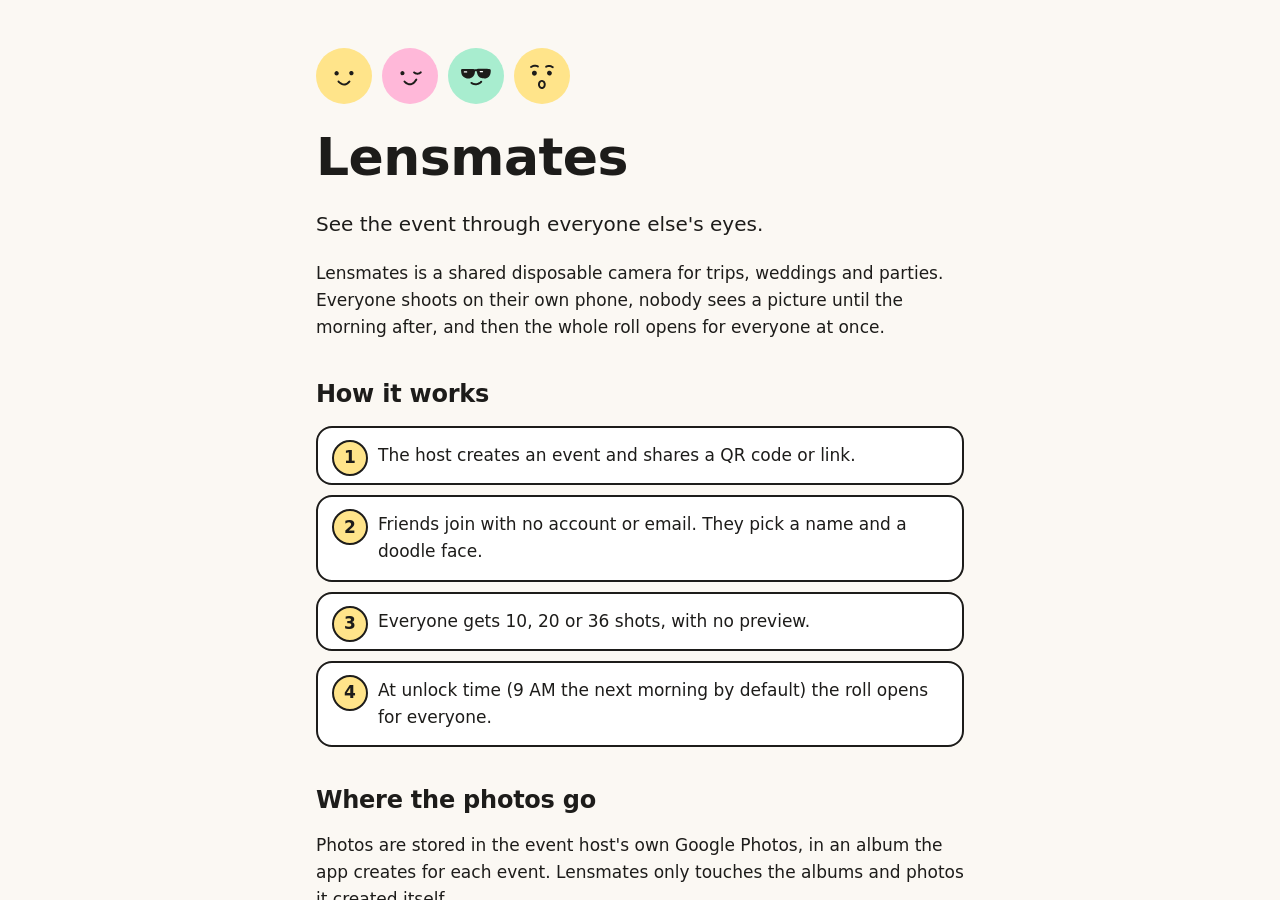
<file: index.html>
<!doctype html>
<html lang="en">
  <head>
    <meta charset="utf-8" />
    <meta name="viewport" content="width=device-width, initial-scale=1" />
    <title>Lensmates</title>
    <meta http-equiv="refresh" content="0; url=lensmates/" />
    <link rel="canonical" href="lensmates/" />
  </head>
  <body style="background: #fbf8f3; color: #1d1c1a; font-family: system-ui, sans-serif">
    <p><a href="lensmates/">Lensmates</a></p>
  </body>
</html>
</file>
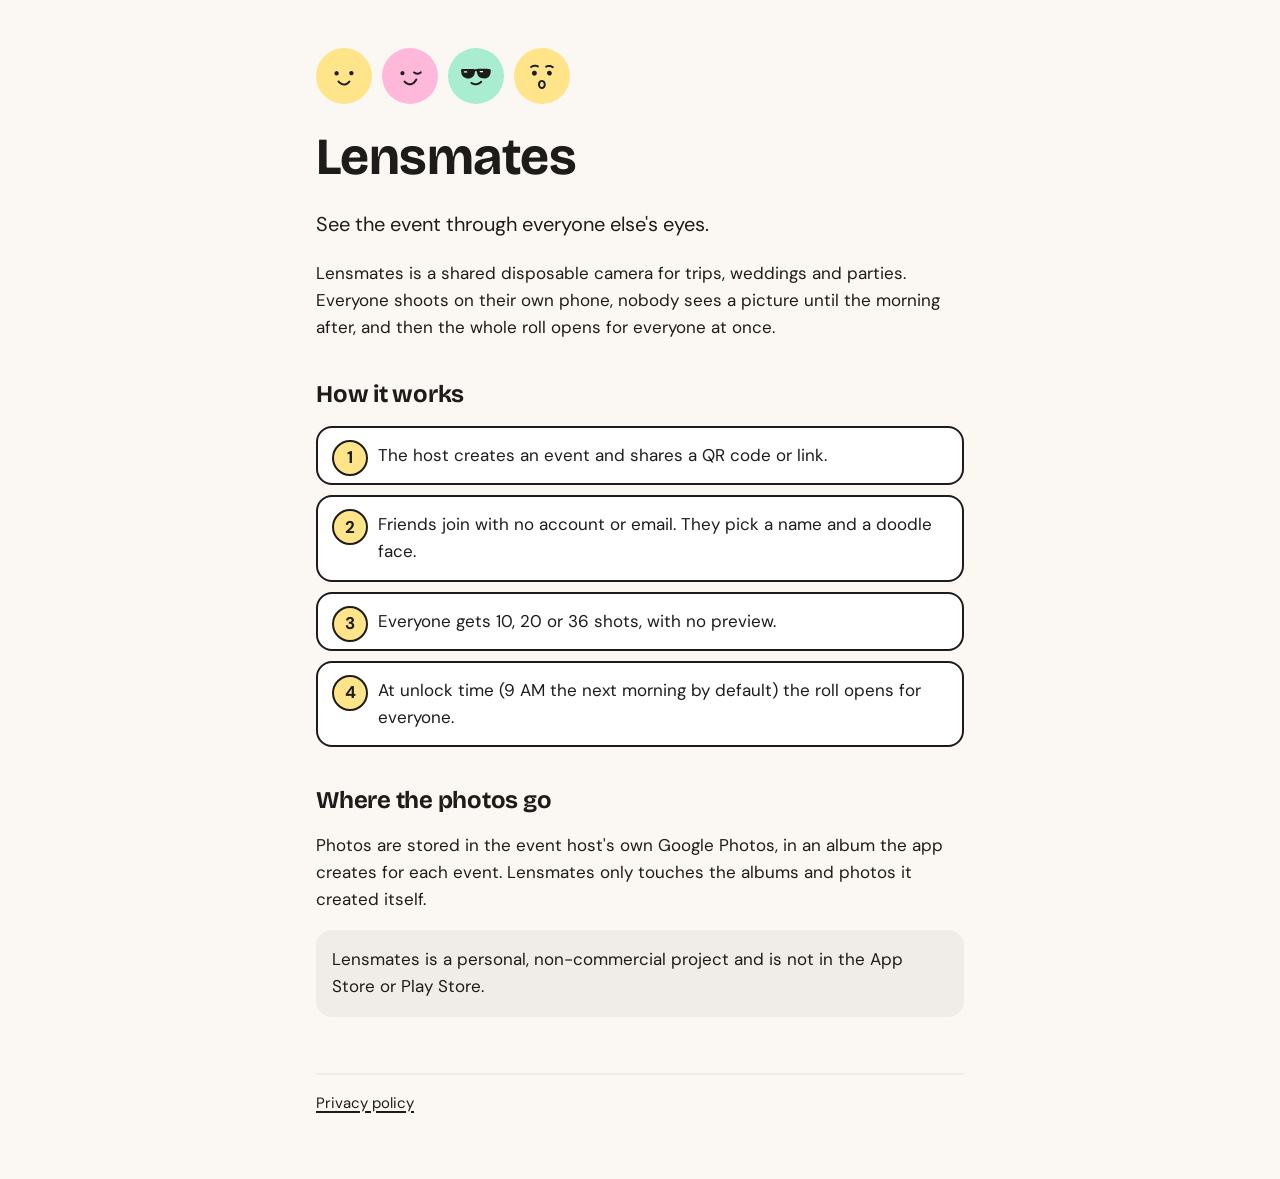
<file: lensmates/index.html>
<!doctype html>
<html lang="en">
  <head>
    <meta charset="utf-8" />
    <meta name="viewport" content="width=device-width, initial-scale=1" />
    <title>Lensmates</title>
    <meta
      name="description"
      content="A shared disposable camera for trips and events. See the event through everyone else's eyes."
    />
    <link rel="preconnect" href="https://fonts.googleapis.com" />
    <link rel="preconnect" href="https://fonts.gstatic.com" crossorigin />
    <link
      href="https://fonts.googleapis.com/css2?family=Bricolage+Grotesque:wght@700&family=DM+Sans:wght@400;700&display=swap"
      rel="stylesheet"
    />
    <link rel="stylesheet" href="style.css" />
  </head>
  <body>
    <main>
      <div class="faces" aria-hidden="true">
        <img src="faces/face-01-smile.svg" alt="" />
        <img src="faces/face-02-wink.svg" alt="" />
        <img src="faces/face-03-cool.svg" alt="" />
        <img src="faces/face-10-wow.svg" alt="" />
      </div>

      <h1>Lensmates</h1>
      <p class="lead">See the event through everyone else's eyes.</p>
      <p>
        Lensmates is a shared disposable camera for trips, weddings and parties. Everyone shoots on
        their own phone, nobody sees a picture until the morning after, and then the whole roll
        opens for everyone at once.
      </p>

      <h2>How it works</h2>
      <ol class="steps">
        <li>The host creates an event and shares a QR code or link.</li>
        <li>Friends join with no account or email. They pick a name and a doodle face.</li>
        <li>Everyone gets 10, 20 or 36 shots, with no preview.</li>
        <li>At unlock time (9 AM the next morning by default) the roll opens for everyone.</li>
      </ol>

      <h2>Where the photos go</h2>
      <p>
        Photos are stored in the event host's own Google Photos, in an album the app creates for
        each event. Lensmates only touches the albums and photos it created itself.
      </p>

      <p class="box">
        Lensmates is a personal, non-commercial project and is not in the App Store or Play Store.
      </p>

      <footer>
        <a href="privacy.html">Privacy policy</a>
      </footer>
    </main>
  </body>
</html>
</file>
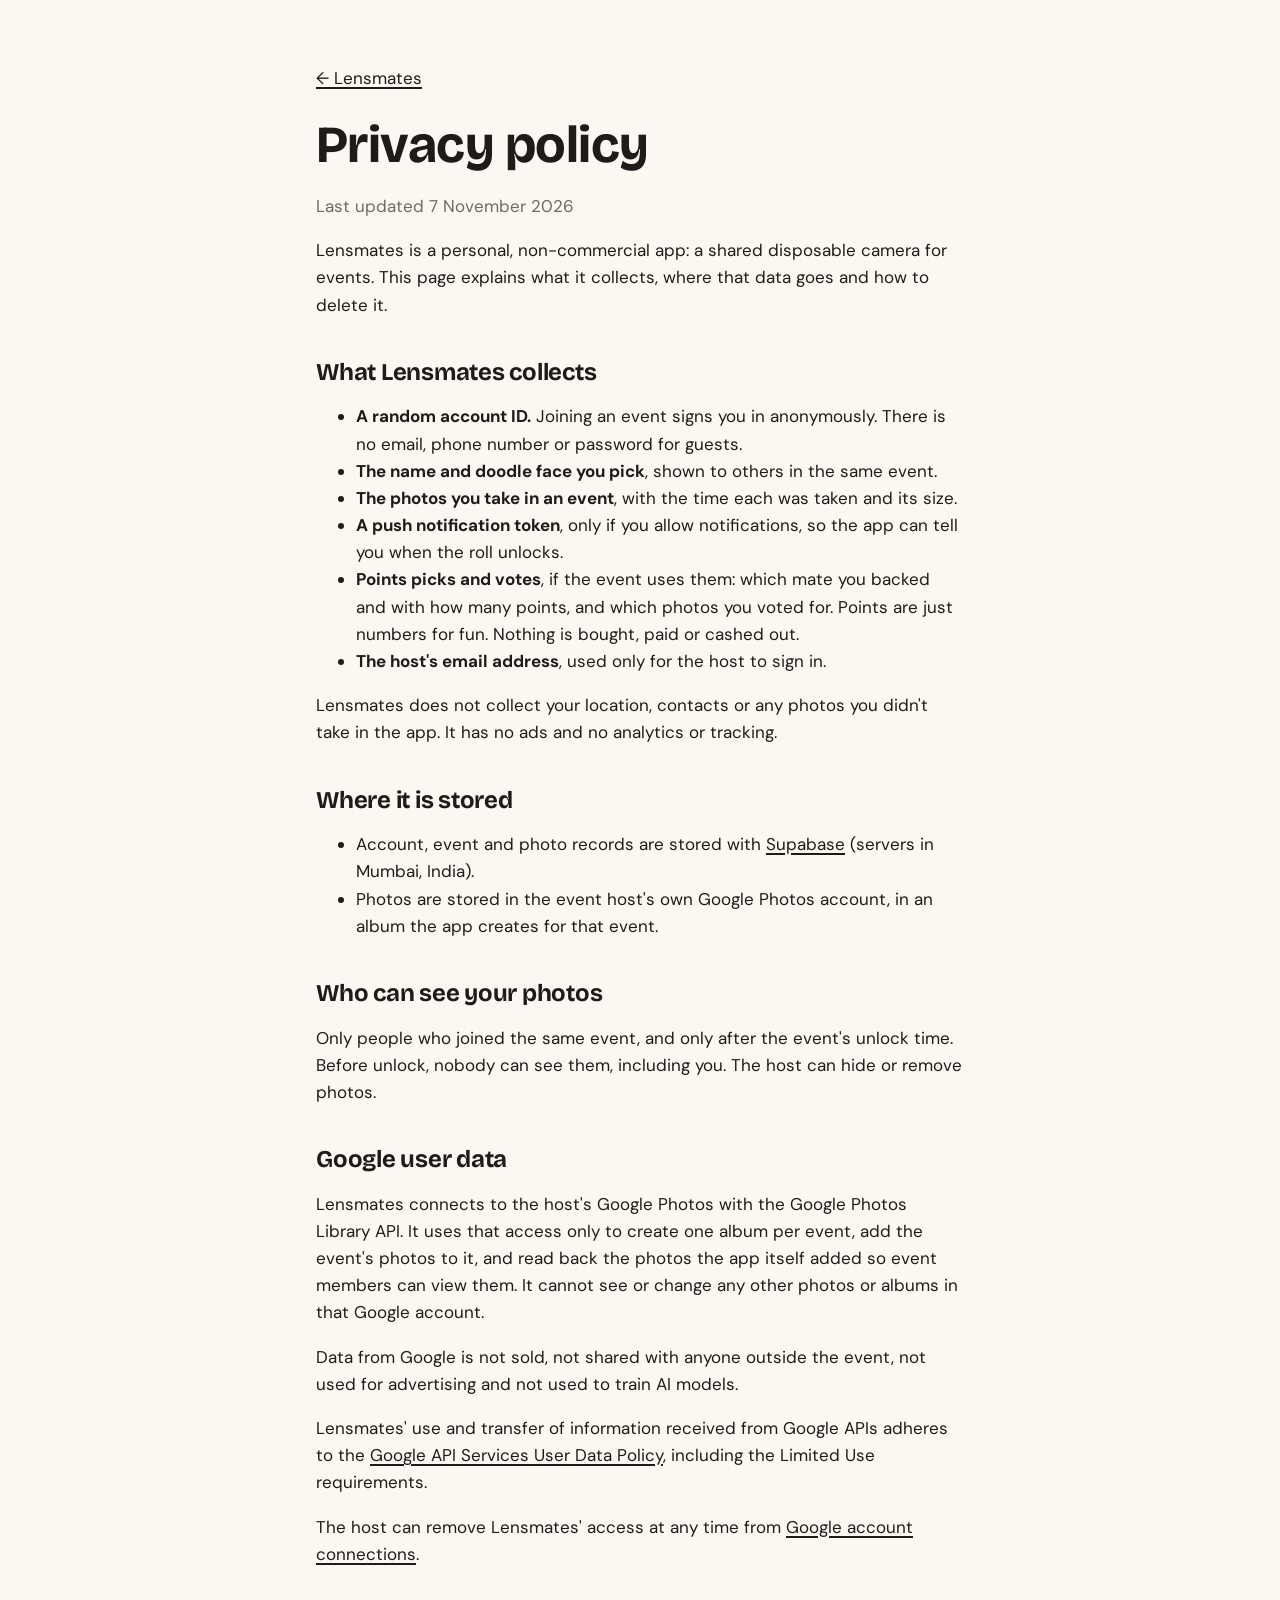
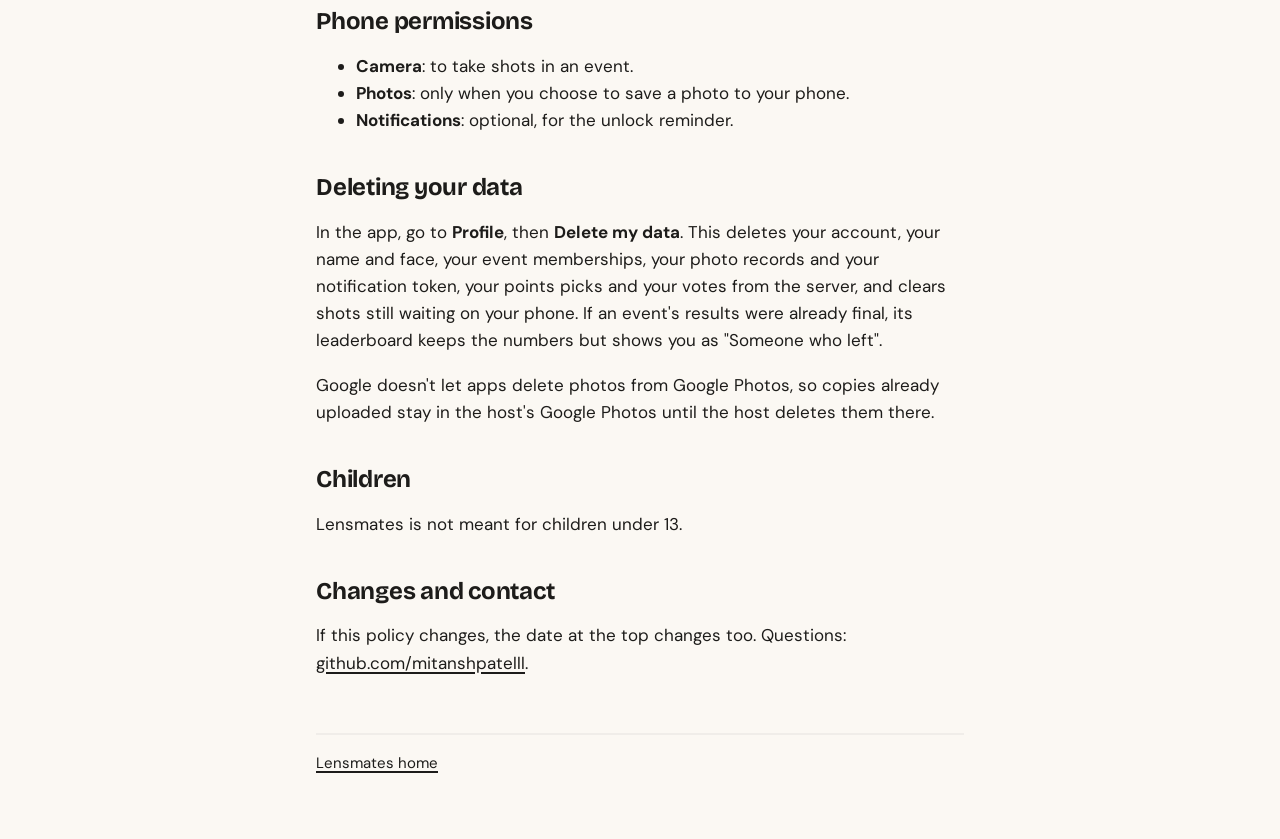
<file: lensmates/privacy.html>
<!doctype html>
<html lang="en">
  <head>
    <meta charset="utf-8" />
    <meta name="viewport" content="width=device-width, initial-scale=1" />
    <title>Lensmates Privacy</title>
    <meta name="description" content="What Lensmates collects, where it is stored and how to delete it." />
    <link rel="preconnect" href="https://fonts.googleapis.com" />
    <link rel="preconnect" href="https://fonts.gstatic.com" crossorigin />
    <link
      href="https://fonts.googleapis.com/css2?family=Bricolage+Grotesque:wght@700&family=DM+Sans:wght@400;700&display=swap"
      rel="stylesheet"
    />
    <link rel="stylesheet" href="style.css" />
  </head>
  <body>
    <main>
      <p><a href="./">← Lensmates</a></p>
      <h1>Privacy policy</h1>
      <p class="muted">Last updated 7 November 2026</p>

      <p>
        Lensmates is a personal, non-commercial app: a shared disposable camera for events. This
        page explains what it collects, where that data goes and how to delete it.
      </p>

      <h2>What Lensmates collects</h2>
      <ul>
        <li>
          <strong>A random account ID.</strong> Joining an event signs you in anonymously. There is
          no email, phone number or password for guests.
        </li>
        <li><strong>The name and doodle face you pick</strong>, shown to others in the same event.</li>
        <li>
          <strong>The photos you take in an event</strong>, with the time each was taken and its
          size.
        </li>
        <li>
          <strong>A push notification token</strong>, only if you allow notifications, so the app
          can tell you when the roll unlocks.
        </li>
        <li>
          <strong>Points picks and votes</strong>, if the event uses them: which mate you backed
          and with how many points, and which photos you voted for. Points are just numbers for
          fun. Nothing is bought, paid or cashed out.
        </li>
        <li><strong>The host's email address</strong>, used only for the host to sign in.</li>
      </ul>
      <p>
        Lensmates does not collect your location, contacts or any photos you didn't take in the
        app. It has no ads and no analytics or tracking.
      </p>

      <h2>Where it is stored</h2>
      <ul>
        <li>
          Account, event and photo records are stored with
          <a href="https://supabase.com/privacy">Supabase</a> (servers in Mumbai, India).
        </li>
        <li>
          Photos are stored in the event host's own Google Photos account, in an album the app
          creates for that event.
        </li>
      </ul>

      <h2>Who can see your photos</h2>
      <p>
        Only people who joined the same event, and only after the event's unlock time. Before
        unlock, nobody can see them, including you. The host can hide or remove photos.
      </p>

      <h2>Google user data</h2>
      <p>
        Lensmates connects to the host's Google Photos with the Google Photos Library API. It uses
        that access only to create one album per event, add the event's photos to it, and read back
        the photos the app itself added so event members can view them. It cannot see or change
        any other photos or albums in that Google account.
      </p>
      <p>
        Data from Google is not sold, not shared with anyone outside the event, not used for
        advertising and not used to train AI models.
      </p>
      <p>
        Lensmates' use and transfer of information received from Google APIs adheres to the
        <a href="https://developers.google.com/terms/api-services-user-data-policy"
          >Google API Services User Data Policy</a
        >, including the Limited Use requirements.
      </p>
      <p>
        The host can remove Lensmates' access at any time from
        <a href="https://myaccount.google.com/connections">Google account connections</a>.
      </p>

      <h2>Phone permissions</h2>
      <ul>
        <li><strong>Camera</strong>: to take shots in an event.</li>
        <li><strong>Photos</strong>: only when you choose to save a photo to your phone.</li>
        <li><strong>Notifications</strong>: optional, for the unlock reminder.</li>
      </ul>

      <h2>Deleting your data</h2>
      <p>
        In the app, go to <strong>Profile</strong>, then <strong>Delete my data</strong>. This
        deletes your account, your name and face, your event memberships, your photo records and
        your notification token, your points picks and your votes from the server, and clears shots
        still waiting on your phone. If an event's results were already final, its leaderboard keeps
        the numbers but shows you as "Someone who left".
      </p>
      <p>
        Google doesn't let apps delete photos from Google Photos, so copies already uploaded stay in
        the host's Google Photos until the host deletes them there.
      </p>

      <h2>Children</h2>
      <p>Lensmates is not meant for children under 13.</p>

      <h2>Changes and contact</h2>
      <p>
        If this policy changes, the date at the top changes too. Questions:
        <a href="https://github.com/mitanshpatelll">github.com/mitanshpatelll</a>.
      </p>

      <footer><a href="./">Lensmates home</a></footer>
    </main>
  </body>
</html>
</file>
<file: lensmates/style.css>
:root {
  --ink: #1d1c1a;
  --paper: #fbf8f3;
  --soft: #f0ede9;
  --muted: #6f6a62;
  --pink: #ffb8d9;
  --mint: #a8edcf;
  --sky: #b5e2f5;
  --butter: #ffe48a;
}

* {
  box-sizing: border-box;
}

body {
  margin: 0;
  background: var(--paper);
  color: var(--ink);
  font: 17px/1.6 "DM Sans", system-ui, sans-serif;
}

main {
  max-width: 680px;
  margin: 0 auto;
  padding: 48px 16px 64px;
}

h1,
h2 {
  font-family: "Bricolage Grotesque", system-ui, sans-serif;
  line-height: 1.15;
  letter-spacing: -0.01em;
}

h1 {
  font-size: clamp(36px, 8vw, 52px);
  margin: 24px 0 12px;
}

h2 {
  font-size: 24px;
  margin: 40px 0 8px;
}

a {
  color: var(--ink);
  text-decoration-thickness: 2px;
  text-underline-offset: 3px;
}

.lead {
  font-size: 20px;
}

.muted {
  color: var(--muted);
}

.faces {
  display: flex;
  gap: 10px;
}

.faces img {
  width: 56px;
  height: 56px;
}

.steps {
  padding: 0;
  list-style: none;
  counter-reset: step;
}

.steps li {
  position: relative;
  padding: 14px 16px 14px 60px;
  margin: 10px 0;
  background: #fff;
  border: 2px solid var(--ink);
  border-radius: 16px;
  counter-increment: step;
}

.steps li::before {
  content: counter(step);
  position: absolute;
  left: 14px;
  top: 12px;
  width: 32px;
  height: 32px;
  display: grid;
  place-items: center;
  font-weight: 700;
  background: var(--butter);
  border: 2px solid var(--ink);
  border-radius: 50%;
}

.box {
  padding: 16px;
  background: var(--soft);
  border-radius: 16px;
}

footer {
  margin-top: 56px;
  padding-top: 16px;
  border-top: 2px solid var(--soft);
  font-size: 15px;
}
</file>
